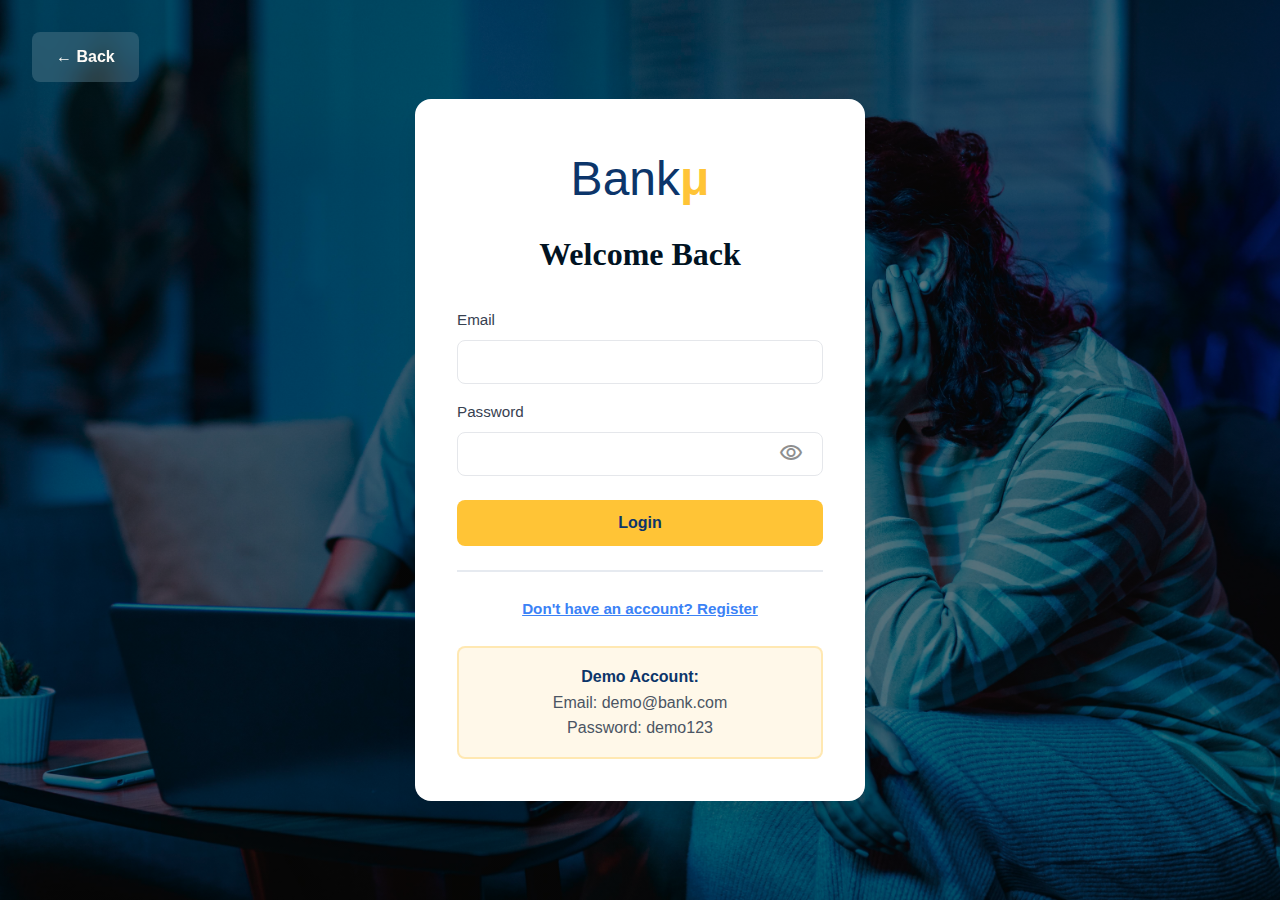
<file: bankμ/auth.html>
<!DOCTYPE html>
<html lang="en">
<head>
    <meta charset="UTF-8">
    <meta name="viewport" content="width=device-width, initial-scale=1.0">
    <title>Bankμ - Login/Register</title>
    <link rel="stylesheet" href="styles.css">
    <link rel="stylesheet" href="https://fonts.googleapis.com/css2?family=Material+Symbols+Outlined:opsz,wght,FILL,GRAD@24,400,0,0&icon_names=visibility" />
</head>
<body class="auth-page">
    <a href="index.html" class="back-btn">← Back</a>
    
    <div class="auth-container">
        <div class="auth-card">
            <div class="auth-header">
                <div class="logo">
                    <span class="bank">Bank</span><span class="u">μ</span>
                </div>
                <h2 id="auth-title">Welcome Back</h2>
            </div>

            <!-- Login Form -->
            <form id="login-form" class="auth-form">
                <div class="form-group">
                    <label for="login-email">Email</label>
                    <input type="email" id="login-email" required>
                </div>
                <div class="form-group">
                    <label for="login-password">Password</label>
                    <input type="password" id="login-password" required>
                    <button type="button" class="toggle-password" id="togglelogPass">
                        <span class="material-symbols-outlined">visibility</span>
                    </button>
                </div>
                <button type="submit" class="btn-primary btn-full">Login</button>
            </form>

            <!-- Register Form -->
            <form id="register-form" class="auth-form" style="display: none;">
                <div class="form-row">
                    <div class="form-group">
                        <label for="register-firstname">First Name *</label>
                        <input type="text" id="register-firstname" placeholder="First name" required>
                    </div>
                    <div class="form-group">
                        <label for="register-middlename">Middle Name</label>
                        <input type="text" id="register-middlename" placeholder="Middle name">
                    </div>
                    <div class="form-group">
                        <label for="register-lastname">Last Name *</label>
                        <input type="text" id="register-lastname" placeholder="Last name" required>
                    </div>
                </div>

                <div class="form-group">
                    <label for="register-gender">Gender</label>
                    <select id="register-gender" required>
                        <option value="">Select gender</option>
                        <option value="male">Male</option>
                        <option value="female">Female</option>
                        <option value="other">Other</option>
                        <option value="prefer-not-to-say">Prefer not to say</option>
                    </select>
                </div>

                <div class="form-group">
                    <label for="register-birthday">Birthday *</label>
                    <input type="date" id="register-birthday" required>
                </div>

                <div class="form-group">
                    <label for="register-email">Email Address *</label>
                    <input type="email" id="register-email" placeholder="Enter your email" required>
                </div>

                <div class="form-group">
                    <label for="register-phone">Phone Number *</label>
                    <input type="tel" id="register-phone" placeholder="Enter your phone number" required>
                </div>

                <div class="form-group">
                    <label for="register-city">Municipality / City *</label>
                    <input type="text" id="register-city" placeholder="Municipality or City" required>
                </div>

                <div class="form-group">
                    <label for="register-province">Province *</label>
                    <input type="text" id="register-province" placeholder="Province" required>
                </div>

                <div class="form-group">
                    <label for="register-country">Country *</label>
                    <input type="text" id="register-country" placeholder="Country" value="Philippines" required>
                </div>

                <div class="form-group">
                    <label for="register-password">Password *</label>
                    <div class="password-wrapper">
                        <input type="password" id="register-password" placeholder="Create a password (min. 6 characters)" required>
                        <button type="button" class="toggle-password" id="toggleRegPassword">
                            <span class="material-symbols-outlined">visibility</span>
                        </button>
                    </div>
                </div>

                <div class="form-group">
                    <label for="register-confirm">Confirm Password *</label>
                    <div class="password-wrapper">
                        <input type="password" id="register-confirm" placeholder="Confirm your password" required>
                        <button type="button" class="toggle-password" id="toggleRegConfirm">
                            <span class="material-symbols-outlined">visibility</span>
                        </button>
                    </div>
                </div>

                <div class="checkbox-group">
                    <input type="checkbox" id="register-terms" required>
                    <label for="register-terms" class="checkbox-label">
                        I agree to the <a href="#" style="color: #58A0C8; text-decoration: underline;">Terms of Service</a> and <a href="#" style="color: #58A0C8; text-decoration: underline;">Privacy Policy</a>
                    </label>
                </div>

                <button type="submit" class="btn-primary btn-full">Create Account</button>
            </form>

            <div class="auth-toggle">
                <button id="toggle-auth">Don't have an account? Register</button>
            </div>

            <div class="demo-info">
                <p><strong>Demo Account:</strong><br>
                Email: demo@bank.com<br>
                Password: demo123</p>
            </div>
        </div>
    </div>

    <script src="auth.js"></script>
</body>
</html>
</file>
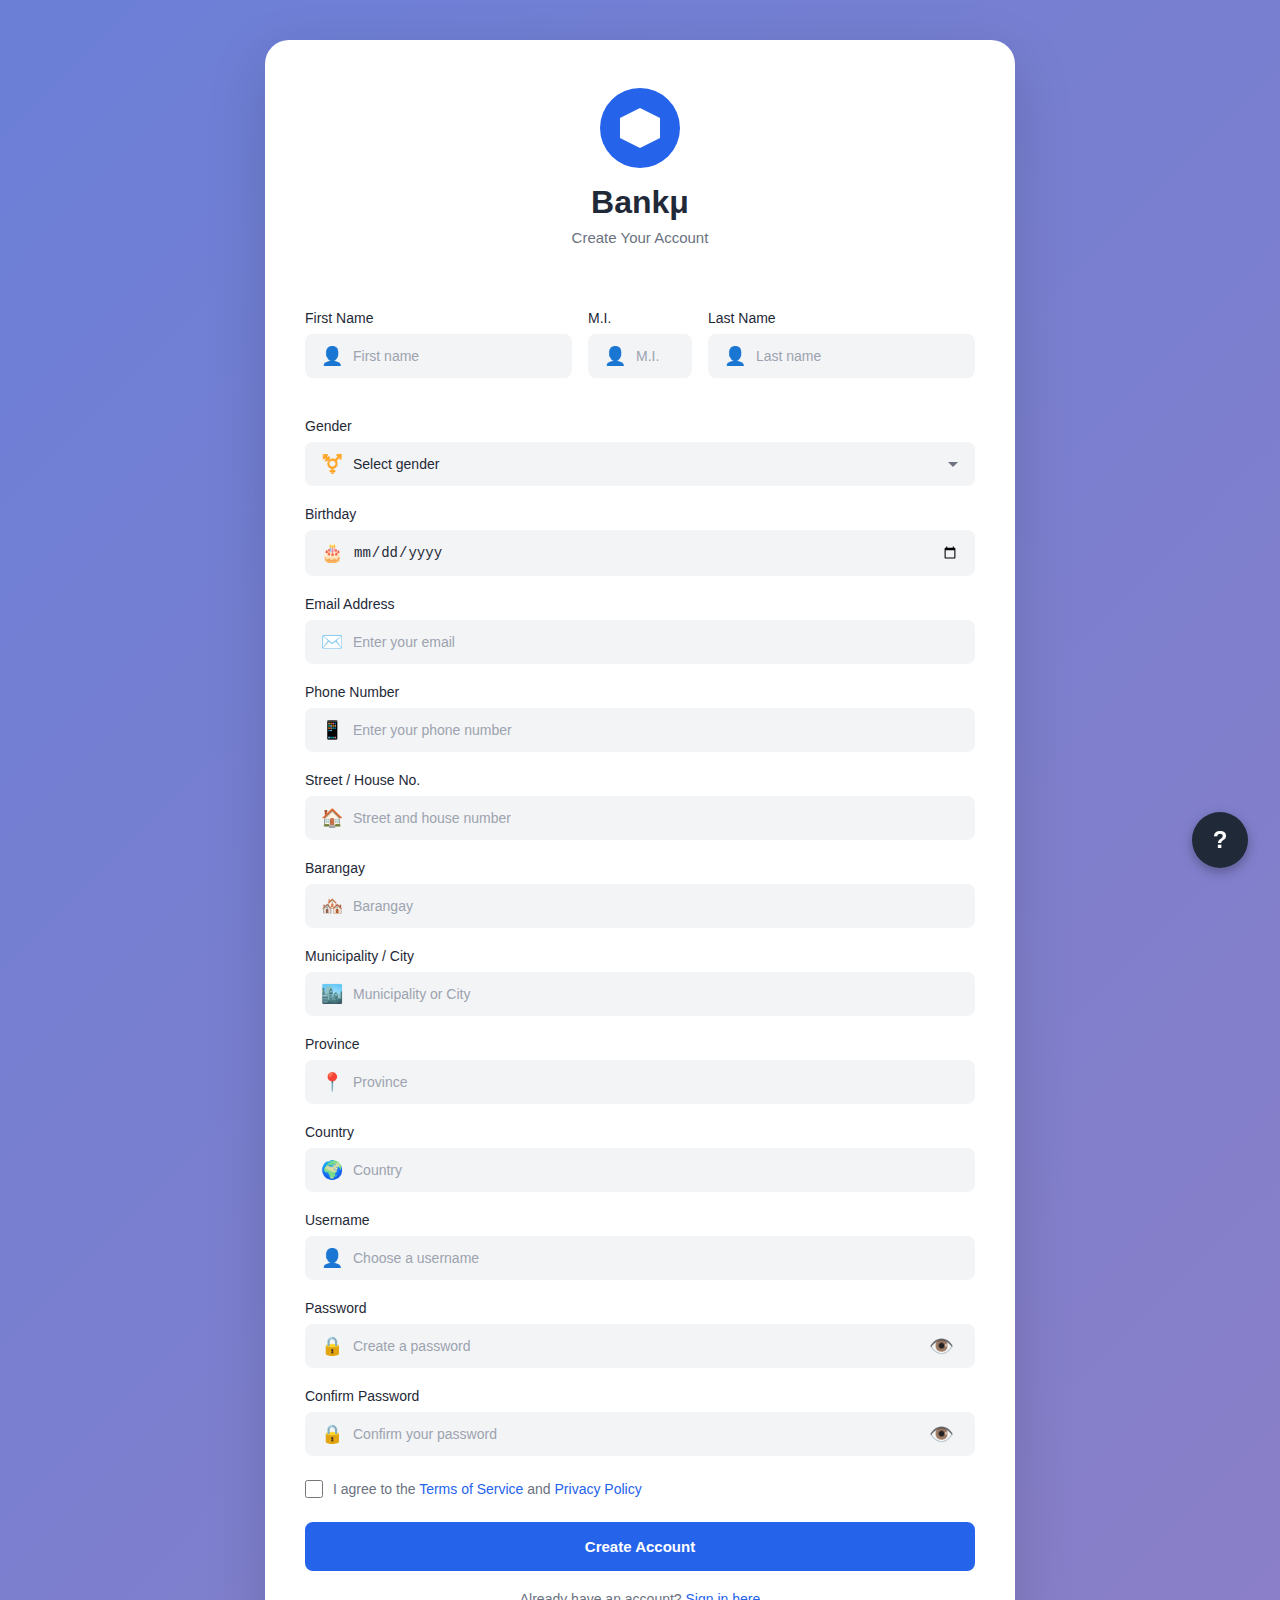
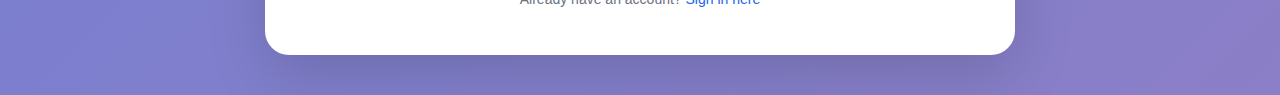
<file: banku/index/register.html>
<!DOCTYPE html>
<html lang="en">
<head>
    <meta charset="UTF-8">
    <meta name="viewport" content="width=device-width, initial-scale=1.0">
    <title>Bankμ - Create Account</title>
    <link rel="stylesheet" href="../style/global.css">
</head>
<body>
    <div class="card">
        <div class="logo-container">
            <div class="logo">
                <div class="hexagon"></div>
            </div>
            <h1>Bankμ</h1>
            <div class="subtitle">Create Your Account</div>
        </div>

        <div class="form-row">
            <div class="form-group">
                <label for="firstname">First Name</label>
                <div class="input-wrapper">
                    <span class="input-icon">👤</span>
                    <input type="text" id="firstname" placeholder="First name">
                </div>
            </div>
            <div class="form-group">
                <label for="middleinitial">M.I.</label>
                <div class="input-wrapper">
                    <span class="input-icon">👤</span>
                    <input type="text" id="middleinitial" placeholder="M.I." maxlength="1">
                </div>
            </div>
            <div class="form-group">
                <label for="lastname">Last Name</label>
                <div class="input-wrapper">
                    <span class="input-icon">👤</span>
                    <input type="text" id="lastname" placeholder="Last name">
                </div>
            </div>
        </div>

        <div class="form-group">
            <label for="gender">Gender</label>
            <div class="input-wrapper">
                <span class="input-icon">⚧️</span>
                <select id="gender">
                    <option value="">Select gender</option>
                    <option value="male">Male</option>
                    <option value="female">Female</option>
                    <option value="other">Other</option>
                    <option value="prefer-not-to-say">Prefer not to say</option>
                </select>
            </div>
        </div>

        <div class="form-group">
            <label for="birthday">Birthday</label>
            <div class="input-wrapper" onclick="document.getElementById('birthday').showPicker()">
                <span class="input-icon">🎂</span>
                <input type="date" id="birthday">
            </div>
        </div>

        <div class="form-group">
            <label for="email">Email Address</label>
            <div class="input-wrapper">
                <span class="input-icon">✉️</span>
                <input type="email" id="email" placeholder="Enter your email">
            </div>
        </div>

        <div class="form-group">
            <label for="phone">Phone Number</label>
            <div class="input-wrapper">
                <span class="input-icon">📱</span>
                <input type="tel" id="phone" placeholder="Enter your phone number">
            </div>
        </div>

        <div class="form-group">
            <label for="street">Street / House No.</label>
            <div class="input-wrapper">
                <span class="input-icon">🏠</span>
                <input type="text" id="street" placeholder="Street and house number">
            </div>
        </div>

        <div class="form-group">
            <label for="barangay">Barangay</label>
            <div class="input-wrapper">
                <span class="input-icon">🏘️</span>
                <input type="text" id="barangay" placeholder="Barangay">
            </div>
        </div>

        <div class="form-group">
            <label for="city">Municipality / City</label>
            <div class="input-wrapper">
                <span class="input-icon">🏙️</span>
                <input type="text" id="city" placeholder="Municipality or City">
            </div>
        </div>

        <div class="form-group">
            <label for="province">Province</label>
            <div class="input-wrapper">
                <span class="input-icon">📍</span>
                <input type="text" id="province" placeholder="Province">
            </div>
        </div>

        <div class="form-group">
            <label for="country">Country</label>
            <div class="input-wrapper">
                <span class="input-icon">🌍</span>
                <input type="text" id="country" placeholder="Country">
            </div>
        </div>

        <div class="form-group">
            <label for="username">Username</label>
            <div class="input-wrapper">
                <span class="input-icon">👤</span>
                <input type="text" id="username" placeholder="Choose a username">
            </div>
        </div>

        <div class="form-group">
            <label for="password">Password</label>
            <div class="input-wrapper">
                <span class="input-icon">🔒</span>
                <input type="password" id="password" placeholder="Create a password">
                <button type="button" class="toggle-password" id="togglePassword">👁️</button>
            </div>
        </div>

        <div class="form-group">
            <label for="confirm-password">Confirm Password</label>
            <div class="input-wrapper">
                <span class="input-icon">🔒</span>
                <input type="password" id="confirm-password" placeholder="Confirm your password">
                <button type="button" class="toggle-password" id="toggleConfirmPassword">👁️</button>
            </div>
        </div>

        <div class="checkbox-group">
            <input type="checkbox" id="terms">
            <label for="terms" class="checkbox-label">
                I agree to the <a href="#">Terms of Service</a> and <a href="#">Privacy Policy</a>
            </label>
        </div>

        <button class="submit-btn">Create Account</button>

        <div class="signin-link">
            Already have an account? <a href="login.html">Sign in here</a>
        </div>
    </div>

    <button class="help-button">?</button>
    <script>
        // Toggle for main password field
        const togglePassword = document.getElementById('togglePassword');
        const passwordInput = document.getElementById('password');

        togglePassword.addEventListener('click', () => {
            const type = passwordInput.type === 'password' ? 'text' : 'password';
            passwordInput.type = type;
            togglePassword.textContent = type === 'password' ? '👁️' : '👁️‍🗨️';
        });

        // Toggle for confirm password field
        const toggleConfirmPassword = document.getElementById('toggleConfirmPassword');
        const confirmPasswordInput = document.getElementById('confirm-password');

        toggleConfirmPassword.addEventListener('click', () => {
            const type = confirmPasswordInput.type === 'password' ? 'text' : 'password';
            confirmPasswordInput.type = type;
            toggleConfirmPassword.textContent = type === 'password' ? '👁️' : '👁️‍🗨️';
        });
    </script>
</body>
</html>
</file>
<file: bankμ/styles.css>
* {
    margin: 0;
    padding: 0;
    box-sizing: border-box;
}

html {
    scroll-behavior: smooth;
}

:root {
    --primary: #194463;
    --primary-dark: #011322;
    --primary-light: #305F72;
    --accent: #FDC131;
    --accent-dark: #e5ad1f;
    --background: #FEFBF6;
    --success: #10b981;
    --danger: #ef4444;
    --gray-50: #f9fafb;
    --gray-100: #f3f4f6;
    --gray-200: #e5e7eb;
    --gray-600: #4b5563;
    --gray-700: #374151;
}

body {
    font-family: -apple-system, BlinkMacSystemFont, 'Segoe UI', Roboto, 'Helvetica Neue', Arial, sans-serif;
    line-height: 1.6;
    color: #333;
}

h1 { font-size: 3rem; font-weight: 700; line-height: 1.2; }
h2 { font-size: 2rem; font-weight: 700; line-height: 1.3; }
h3 { font-size: 1.5rem; font-weight: 600; line-height: 1.4; }
p { font-size: 1rem; line-height: 1.6; }

.container {
    max-width: 1200px;
    margin: 0 auto;
    padding: 0 2rem;
}

/* ====== Hero Page ====== */
.main {
    width: 100%;
    background: linear-gradient(to top, rgba(0,0,0,0.5)50%, rgba(0,0,0,0.5)50%), url(images/banku_bg.jpg);
    background-position: center;
    background-size: cover;
    height: 109vh;
    border-bottom-left-radius: 50px;
    border-bottom-right-radius: 50px;
}

.navbar {
    width: 100%;
    height: 75px;
    background-color: rgba(54, 56, 88, 0.5);
    padding: 0 40px;
    display: grid;
    grid-template-columns: 1fr 2fr 1fr;
    align-items: center;
    position: fixed; 
    top: 0;         
    left: 0;         
    z-index: 1000;
    opacity: 0;
    transform: translateY(-20px);
    transition: all 0.6s ease-out;
}

.navbar.show {
    opacity: 1;
    transform: translateY(0);
}

.icon {
    display: flex;
    align-items: center;
    height: 70px;
    justify-self: start;
    opacity: 0;
    transform: translateX(-20px);
    transition: all 0.6s ease-out;
}

.icon.show {
    opacity: 1;
    transform: translateX(0);
}

.logo {
    font-size: 35px;
    font-family: arial;
    padding-left: 35px;
    display: flex;
    align-items: center;
}

.bank {
    color: #FEFBF6; 
}

.u {
    font-weight: bold;
    color: #FFC436; 
}

.menu {
    display: flex;
    justify-content: center;
    align-items: center;
    height: 70px;
    opacity: 0;
    transform: translateY(-10px);
    transition: all 0.6s ease-out;
}

.menu.show {
    opacity: 1;
    transform: translateY(0);
}

ul {
    display: flex;
    justify-content: center;
    align-items: center;
    margin: 0;
    padding: 0;
    gap: 3rem;
}

ul li {
    list-style: none;
    font-size: 18px;
}

ul li a {
    text-decoration: none;
    color: #FEFBF6;
    font-family: arial;
    font-weight: bold;
    transition: 0.4s ease-in-out;
    letter-spacing: 0.5px;
    opacity: 0;
    transform: translateY(-5px);
    transition: all 0.4s ease-out;
}

ul li a.show {
    opacity: 1;
    transform: translateY(0);
}

ul li a:hover {
    color: #FFC436;
}

.login-nav-item {
    display: none;
}

.login {
    display: flex;
    justify-content: flex-end;
    align-items: center;
    opacity: 0;
    transform: translateX(20px);
    transition: all 0.6s ease-out;
}

.login.show {
    opacity: 1;
    transform: translateX(0);
}

.login a {
    text-decoration: none;
}

.btn {
    width: 100px;
    height: 40px;
    background: #58A0C8;
    border: none;
    color: #FEFBF6;
    font-weight: bold;
    font-size: 15px;
    border-radius: 20px;
    padding: 10px;
    cursor: pointer;
    transition: all 0.4s ease-out;
    position: relative;
    overflow: hidden;
}

.btn::after {
    content: '';
    position: absolute;
    top: 50%;
    left: 50%;
    width: 0;
    height: 0;
    border-radius: 50%;
    background: rgba(255, 255, 255, 0.3);
    transform: translate(-50%, -50%);
    transition: width 0.6s, height 0.6s;
}

.btn:active::after {
    width: 300px;
    height: 300px;
}

.btn:active {
    transform: scale(0.95);
}

.btn:hover {
    background-color: #326591;
}

.content {
    width: 1200px;
    height: auto;
    margin: auto;
    color: #FEFBF6;
    position: relative;
    padding: 10px;
    padding-top: 70px;
    opacity: 0;
    transform: translateY(30px);
    transition: all 0.6s ease-out;
}

.content.show {
    opacity: 1;
    transform: translateY(0);
}

.content .par {
    padding-left: 35px;
    padding-bottom: 25px;
    font-family: arial;
    letter-spacing: 1.2px;
    line-height: 32px;
    font-size: 22px;
    opacity: 0;
    transform: translateY(20px);
    transition: all 0.6s ease-out;
}

.content .par.show {
    opacity: 1;
    transform: translateY(0);
}

.content h1 {
    font-family: 'Times New Roman';
    font-size: 70px;
    padding-left: 35px;
    margin-top: 9%;
    letter-spacing: 2px;
    line-height: 1.2;
    opacity: 0;
    transform: translateY(20px);
    transition: all 0.6s ease-out;
}

.content h1.show {
    opacity: 1;
    transform: translateY(0);
}

.hero-buttons {
    display: flex;
    gap: 1rem;
    margin-left: 35px;
    opacity: 0;
    transform: translateY(20px);
    transition: all 0.6s ease-out;
}

.hero-buttons.show {
    opacity: 1;
    transform: translateY(0);
}

.hero-buttons a {
    text-decoration: none;
}

.content .cn {
    width: 160px;
    height: 45px;
    background: #FFC436;
    border: none;
    margin-bottom: 10px;
    font-size: 18px;
    border-radius: 10px;
    cursor: pointer;
    transition: all 0.4s ease-out;
    color: #0C356A;
    font-family: arial;
    font-weight: bold;
    position: relative;
    overflow: hidden;
}

.content .cn::after {
    content: '';
    position: absolute;
    top: 50%;
    left: 50%;
    width: 0;
    height: 0;
    border-radius: 50%;
    background: rgba(12, 53, 106, 0.2);
    transform: translate(-50%, -50%);
    transition: width 0.6s, height 0.6s;
}

.content .cn:active::after {
    width: 300px;
    height: 300px;
}

.content .cn:active {
    transform: scale(0.95);
}

.content .cn.register-btn {
    background: transparent;
    border: 2px solid #FFC436;
    color: #FEFBF6;
}

.content .cn.register-btn:hover {
    background-color: #FFC436;
    color: #0C356A;
}

.cn:hover {
    background-color: #FEFBF6;
}

.content span {
    color: #FFC436;
    font-weight: bold;
    font-size: 64px;
}


/* ====== About Section ====== */
.about {
    width: 100%;
    height: 109vh;
    display: flex;
    justify-content: space-evenly;
    align-items: center;
    background: #FEFBF6; 
}

.aboutbox {
    width: 25%;
    height: 80%;
    background-color: #FEFBF6;
    box-shadow: 0px 0px 15px rgba(0,0,0,0.45);
    padding: 20px;
    border-radius: 10px;
    opacity: 0;
    transform: translateY(30px);
    transition: all 0.6s ease-out;
}

.aboutbox:nth-child(1) {
    background: url("images/abt1.png");
    background-size: cover;
    background-position: center;
}

.aboutbox:nth-child(2) {
    background: url("images/abt2.png");
    background-size: cover;
    background-position: center;
}

.aboutbox:nth-child(3) {
    background: url("images/abt3.png");
    background-size: cover;
    background-position: center;
}


.aboutbox.show {
    opacity: 1;
    transform: translateY(0);
}

.aboutbox h1 {
    font-family: 'Times New Roman';
    padding: 20px;
    padding-top: 40px;
    color: #0C356A;
}

.par_abt {
    font-family: Arial;
    float: left;
    padding-top: 20px;
    padding-right: 150px;
    padding-left: 20px;
    letter-spacing: 1.2px;
    line-height: 25px;
}

/* ====== Services Section ====== */
.services {
    width: 100%;
    min-height: 109vh;   
    background: #FEFBF6; 
    padding: 20px;
    display: flex;             
    flex-direction: column;    
    justify-content: center;   
    align-items: center;       
    gap: 30px;              
}

.services-tagline {
    text-align: center;
    font-size: 50px;
    font-weight: bold;
    margin-bottom: 40px;
    font-family: arial;
    color: #0C356A;
    letter-spacing: 1.4px;
    opacity: 0;
    transform: translateY(20px);
    transition: all 0.6s ease-out;
}

.services-tagline.show {
    opacity: 1;
    transform: translateY(0);
}

.servicesbox {
    width: 80%;     
    height: fit-content;            
    background-color: #FEFBF6;
    padding: 20px;
    display: flex;  
    gap: 20px;   
    opacity: 0;
    transform: translateY(-50px); 
    transition: all 0.8s ease-out;        
}

.servicesbox.show {
    opacity: 1;
    transform: translateY(0); 
}

.icon_serv {
    background-color: #0C356A; 
    font-size: 80px;
    color: #ffffff;   
    margin-top: -10px;     
    padding: 20px;
    border-radius: 20px;
}

.content_serv h1 {
    color: #0C356A; 
    font-weight: bold;
    font-size: 40px;
}

.content_serv p {
    font-family: Arial;
    padding-top: 12px;
    padding-right: 100px;
    letter-spacing: 1.2px;
    line-height: 25px;
}

/* ====== Fill Section ====== */
.fill {
    height: 109vh;
    width: 100%;
    display: flex;             
    justify-content: center;    
    align-items: center;       
}

.fillbox {
    height: 90%;
    width: 90%;
    background: linear-gradient(to top, rgba(16, 2, 49, 0.5), rgba(12, 24, 97, 0.5)), url(images/fill.jpg);
    background-position: center;
    background-size: cover;
    background-repeat: no-repeat;
    border-top-left-radius: 150px; 
    border-bottom-right-radius: 150px; 
    display: flex;               
    justify-content: center;     
    align-items: center;          
    text-align: center;
    opacity: 0;
    transform: translateY(30px);
    transition: all 0.6s ease-out;
}

.fillbox.show {
    opacity: 1;
    transform: translateY(0);
}

.fillbox h1 {
    font-family: 'Times New Roman';
    font-size: 70px;
    color: #FEFBF6;
    letter-spacing: 8px;
}

/* ====== Contact/Footer ====== */
.contact {
    height: 73vh;
    width: 100%;
    background: #222020;
    border-top-left-radius: 60px;
    border-top-right-radius: 60px;
}

.cpright {
    background: #222020;
}

.contactbox {
    display: flex;            
    justify-content: space-between; 
    align-items: flex-start;       
    padding: 40px;
    gap: 40px;
    opacity: 0;
    transform: translateY(30px);
    transition: all 0.6s ease-out;
}

.contactbox.show {
    opacity: 1;
    transform: translateY(0);
}

.logo-footer h2 {
    font-size: 80px;
    font-family: arial;
    padding-left: 35px;
    float: left;
    padding-top: 10px;
}

.logo-footer p {
    font-size: 20px;
    font-family: arial;
    padding-left: 35px;
    float: left;
    padding-top: 15px;
    color: #FEFBF6;
}

.social {
    color: #FEFBF6;
    font-size: 45px;
    padding-top: 45px;
}

.contact-info h1 {
    color: #FEFBF6;
    font-size: 40px;
    font-family: arial;
    font-weight: bold;
}

.contact-info h2 {
    color: #FEFBF6;
    font-size: 20px;
    font-family: arial;
    font-weight: bold;
    padding-top: 15px;
}

.gen-detail {
    padding-top: 30px;
}

.titlehold {
    color: #FEFBF6;
    font-size: 15px;
    font-family: arial;
    font-weight: bold;
    padding-top: 20px;
}

.detail {
    color: #FEFBF6;
    font-size: 15px;
    font-family: arial;
    padding-top: 20px;
}

.footer {
    width: 100%;
    color: #FEFBF6;
    text-align: center;
    padding: 35px 0;   
    position: relative; 
    bottom: 0;
    letter-spacing: 2.5px;
}

/* ====== Auth Page Styles ====== */
.auth-page {
    min-height: 100vh;
    background: linear-gradient(to top, rgba(0,0,0,0.5)50%, rgba(0,0,0,0.5)50%), url(images/banku_bg.jpg);
    background-position: center;
    background-size: cover;
    display: flex;
    align-items: center;
    justify-content: center;
    padding: 2rem;
    position: relative;
}

.auth-page.has-register {
    padding: 3rem 2rem;
}

.back-btn {
    position: absolute;
    top: 2rem;
    left: 2rem;
    background: rgba(255, 255, 255, 0.15);
    color: #FEFBF6;
    padding: 0.75rem 1.5rem;
    border-radius: 0.5rem;
    text-decoration: none;
    transition: all 0.3s;
    font-weight: bold;
    font-family: arial;
    backdrop-filter: blur(10px);
}

.back-btn:hover {
    background: rgba(255, 255, 255, 0.25);
    transform: translateX(-5px);
}

.auth-container {
    width: 100%;
    max-width: 480px;
}

.auth-container.register-mode {
    max-width: 850px;
}

.auth-card {
    background: #FEFBF6;
    border-radius: 1.5rem;
    padding: 3rem 2.5rem;
    box-shadow: 0 20px 40px rgba(0, 0, 0, 0.3);
    border: 2px solid rgba(255, 255, 255, 0.3);
    opacity: 0;
    transform: translateY(30px);
    transition: all 0.6s ease-out;
}

.auth-card.show {
    opacity: 1;
    transform: translateY(0);
}

.auth-card.submitting {
    animation: cardPulse 0.8s ease-out infinite;
}

.auth-card.success {
    animation: cardSuccess 0.6s ease-out forwards;
}

.auth-card.error {
    animation: cardShake 0.5s ease-in-out;
}

@keyframes cardPulse {
    0%, 100% {
        transform: translateY(0) scale(1);
        box-shadow: 0 20px 40px rgba(0, 0, 0, 0.3);
    }
    50% {
        transform: translateY(-5px) scale(0.98);
        box-shadow: 0 25px 50px rgba(88, 160, 200, 0.4);
    }
}

@keyframes cardSuccess {
    0% {
        transform: translateY(0) scale(1);
        box-shadow: 0 20px 40px rgba(0, 0, 0, 0.3);
    }
    50% {
        transform: translateY(-10px) scale(1.02);
        box-shadow: 0 30px 60px rgba(16, 185, 129, 0.5);
    }
    100% {
        transform: translateY(0) scale(1);
        box-shadow: 0 25px 50px rgba(16, 185, 129, 0.4);
    }
}

@keyframes cardShake {
    0%, 100% {
        transform: translateX(0);
    }
    10%, 30%, 50%, 70%, 90% {
        transform: translateX(-10px);
    }
    20%, 40%, 60%, 80% {
        transform: translateX(10px);
    }
}

.register-mode .auth-card {
    padding: 2.5rem 3rem;
}

.auth-header {
    text-align: center;
    margin-bottom: 2rem;
    opacity: 0;
    transform: translateY(20px);
    transition: all 0.6s ease-out;
}

.auth-header.show {
    opacity: 1;
    transform: translateY(0);
}

.auth-header .logo {
    justify-content: center;
    margin-bottom: 1.5rem;
    font-size: 3rem;
    padding-left: 0;
    width: 100%;
    display: flex;
}

.auth-header .logo .bank {
    color: #0C356A;
}

.auth-header .logo .u {
    color: #FFC436;
    font-weight: bold;
}

.auth-header h2 {
    color: #0C356A;
    font-family: 'Times New Roman', Times, serif;
    font-size: 2rem;
    font-weight: bold;
}

.auth-form {
    display: flex;
    flex-direction: column;
    gap: 1.25rem;
    opacity: 0;
    transform: translateY(20px);
    transition: all 0.6s ease-out;
}

.auth-form.show {
    opacity: 1;
    transform: translateY(0);
}

#register-form {
    display: grid;
    grid-template-columns: 1fr 1fr;
    gap: 1.25rem;
    column-gap: 2rem;
}

#register-form .form-row,
#register-form .checkbox-group,
#register-form .btn-full {
    grid-column: 1 / -1;
}

.form-row {
    display: grid;
    grid-template-columns: 1fr 1fr 1fr;
    gap: 1rem;
}

#register-form .form-row {
    grid-column: 1 / -1;
}

.form-group {
    display: flex;
    flex-direction: column;
    gap: 0.5rem;
    position: relative;
}

.form-group-small {
    min-width: 0;
}

.form-group label {
    font-weight: 600;
    color: #0C356A;
    font-family: arial;
    font-size: 0.95rem;
}

.form-group input,
.form-group select {
    padding: 0.875rem 45px 0.875rem 1rem;
    border: 2px solid #0C356A;
    border-radius: 0.5rem;
    font-size: 1rem;
    font-family: arial;
    background: white;
    transition: all 0.3s;
}

.form-group select {
    cursor: pointer;
}

.form-group input:focus,
.form-group select:focus {
    outline: none;
    border-color: #FFC436;
    box-shadow: 0 0 0 3px rgba(255, 196, 54, 0.1);
}

.password-wrapper {
    position: relative;
    display: flex;
    align-items: center;
}

.password-wrapper input {
    width: 100%;
    padding-right: 3rem;
}


.toggle-password {
    position: absolute;
    right: 0.75rem;
    background: none;
    color: #8f8f8f;
    border: none;
    cursor: pointer;
    font-size: 1.25rem;
    padding: 0.5rem;
    transition: transform 0.2s;
}

.toggle-password:hover {
    transform: scale(1.1);
}

.checkbox-group {
    display: flex;
    align-items: flex-start;
    gap: 0.75rem;
    padding: 0.5rem 0;
}

.checkbox-group input[type="checkbox"] {
    width: 20px;
    height: 20px;
    margin-top: 0.25rem;
    cursor: pointer;
    accent-color: #FFC436;
}

.checkbox-label {
    font-size: 0.9rem;
    color: #0C356A;
    font-family: arial;
    line-height: 1.5;
    cursor: pointer;
}

.btn-full {
    width: 100%;
    padding: 1rem;
    font-size: 1.1rem;
    margin-top: 0.5rem;
}

.btn-primary {
    display: inline-block;
    background: #FFC436;
    color: #0C356A;
    padding: 1rem 2rem;
    border-radius: 0.5rem;
    text-decoration: none;
    font-weight: bold;
    font-family: arial;
    border: none;
    cursor: pointer;
    transition: all 0.3s ease-out;
    position: relative;
    overflow: hidden;
}

.btn-primary:active {
    transform: scale(0.97);
}

.btn-primary.loading {
    pointer-events: none;
    opacity: 0.85;
    background: #e5ad1f;
}

.btn-primary.loading::before {
    content: '';
    position: absolute;
    width: 20px;
    height: 20px;
    top: 50%;
    left: 50%;
    margin-left: -10px;
    margin-top: -10px;
    border: 3px solid rgba(12, 53, 106, 0.2);
    border-top-color: #0C356A;
    border-radius: 50%;
    animation: buttonSpinner 0.8s linear infinite;
}

.btn-primary.loading::after {
    content: '';
    position: absolute;
    top: 0;
    left: -100%;
    width: 100%;
    height: 100%;
    background: linear-gradient(90deg, transparent, rgba(255, 255, 255, 0.3), transparent);
    animation: buttonShine 1.5s ease-in-out infinite;
}

@keyframes buttonSpinner {
    to {
        transform: rotate(360deg);
    }
}

@keyframes buttonShine {
    0% {
        left: -100%;
    }
    100% {
        left: 100%;
    }
}

.btn-primary:hover {
    background: #FEFBF6;
    transform: translateY(-2px);
    box-shadow: 0 5px 15px rgba(255, 196, 54, 0.3);
}

.auth-toggle {
    text-align: center;
    margin-top: 1.5rem;
    padding-top: 1.5rem;
    border-top: 2px solid rgba(12, 53, 106, 0.1);
    opacity: 0;
    transform: translateY(10px);
    transition: all 0.6s ease-out;
}

.auth-toggle.show {
    opacity: 1;
    transform: translateY(0);
}

.auth-toggle button {
    background: none;
    border: none;
    color: #58A0C8;
    cursor: pointer;
    text-decoration: underline;
    font-family: arial;
    font-size: 0.95rem;
    font-weight: 600;
    transition: color 0.3s;
}

.auth-toggle button:hover {
    color: #326591;
}

.demo-info {
    margin-top: 1.5rem;
    padding: 1.25rem;
    background: rgba(255, 196, 54, 0.15);
    border-radius: 0.75rem;
    font-size: 0.9rem;
    color: #0C356A;
    font-family: arial;
    border: 2px solid rgba(255, 196, 54, 0.3);
    text-align: center;
    opacity: 0;
    transform: translateY(10px);
    transition: all 0.6s ease-out;
}

.demo-info.show {
    opacity: 1;
    transform: translateY(0);
}

.demo-info strong {
    color: #0C356A;
    font-size: 1rem;
}

/* ====== Dashboard Styles ====== */
.dashboard-page {
    background: var(--gray-50);
}

.dashboard-container {
    display: flex;
    min-height: 100vh;
}

.sidebar {
    width: 260px;
    background: var(--primary);
    color: white;
    display: flex;
    flex-direction: column;
    transition: transform 0.3s;
}

.sidebar-header {
    padding: 1.5rem;
    border-bottom: 1px solid rgba(255, 255, 255, 0.1);
    display: flex;
    justify-content: space-between;
    align-items: center;
}

.sidebar-header .logo {
    font-size: 2rem;
    font-weight: bold;
    transition: opacity 0.3s;
}

.sidebar-header .logo:hover {
    opacity: 0.8;
}

.sidebar-header .logo-text {
    color: #ffffff;
}

.sidebar-header .logo-accent {
    color: #FDC131;
    font-weight: bold;
}

.close-sidebar {
    display: none;
    background: none;
    border: none;
    color: white;
    font-size: 1.5rem;
    cursor: pointer;
}

.sidebar-nav {
    flex: 1;
    padding: 1rem;
    overflow-y: auto;
}

.nav-section {
    font-size: 0.75rem;
    color: rgba(255, 255, 255, 0.5);
    padding: 0.75rem;
    margin-top: 1rem;
}

.nav-section:first-child {
    margin-top: 0;
}

.nav-item {
    width: 100%;
    display: flex;
    align-items: center;
    gap: 0.75rem;
    padding: 0.875rem 1rem;
    background: none;
    border: none;
    border-radius: 0.5rem;
    color: white;
    cursor: pointer;
    transition: background 0.3s;
    font-size: 1rem;
    text-align: left;
}

.nav-item:hover {
    background: rgba(255, 255, 255, 0.1);
}

.nav-item.active {
    background: var(--accent);
    color: var(--primary-dark);
}

.nav-icon {
    font-size: 1.25rem;
    width: 1.5rem;
    display: inline-flex;
    align-items: center;
    justify-content: center;
}

.sidebar-footer {
    padding: 1rem;
    border-top: 1px solid rgba(255, 255, 255, 0.1);
}

.btn-logout {
    width: 100%;
    padding: 0.875rem;
    background: #ef4444;
    color: white;
    border: none;
    border-radius: 0.5rem;
    cursor: pointer;
    font-size: 1rem;
    transition: background 0.3s;
}

.btn-logout:hover {
    background: #dc2626;
}

.main-content {
    flex: 1;
    display: flex;
    flex-direction: column;
}

.dashboard-header {
    background: white;
    padding: 1rem 1.5rem;
    box-shadow: 0 1px 3px rgba(0, 0, 0, 0.1);
    display: flex;
    justify-content: space-between;
    align-items: center;
}

.header-left {
    display: flex;
    align-items: center;
    gap: 1rem;
}

.menu-toggle {
    display: none;
    background: none;
    border: none;
    font-size: 1.5rem;
    cursor: pointer;
}

#page-title {
    color: var(--primary-dark);
    font-size: 1.75rem;
}

.header-right {
    display: flex;
    align-items: center;
    gap: 1rem;
}

.user-info {
    display: flex;
    align-items: center;
    gap: 1rem;
}

.user-text {
    text-align: right;
}

.user-welcome {
    font-size: 0.875rem;
    color: var(--gray-600);
}

.user-name {
    color: var(--primary-dark);
    font-weight: 600;
}

.user-avatar {
    width: 2.5rem;
    height: 2.5rem;
    background: var(--accent);
    color: var(--primary-dark);
    border-radius: 50%;
    display: flex;
    align-items: center;
    justify-content: center;
    font-weight: 600;
    overflow: hidden;
}

.user-avatar img {
    width: 100%;
    height: 100%;
    object-fit: cover;
}

.content-area {
    flex: 1;
    padding: 1.5rem;
    overflow-y: auto;
}

/* Cards */
.card {
    background: white;
    border-radius: 0.5rem;
    padding: 1.5rem;
    box-shadow: 0 1px 3px rgba(0, 0, 0, 0.1);
}

.card-grid {
    display: grid;
    gap: 1.5rem;
    margin-bottom: 1.5rem;
}

.card-grid-3 {
    grid-template-columns: repeat(auto-fit, minmax(300px, 1fr));
}

.card-grid-2 {
    grid-template-columns: repeat(auto-fit, minmax(350px, 1fr));
}

.balance-card {
    color: white;
    background: linear-gradient(135deg, var(--primary) 0%, var(--primary-light) 100%);
}

.balance-card.accent {
    background: linear-gradient(135deg, var(--accent) 0%, var(--accent-dark) 100%);
    color: var(--primary-dark);
    font-weight: 700;
}

.balance-card.success {
    background: linear-gradient(135deg, var(--primary-light) 0%, #305F72 100%);
}

.card-icon {
    width: 3.5rem;
    height: 3.5rem;
    background: rgba(255, 255, 255, 0.25);
    border-radius: 0.75rem;
    display: flex;
    align-items: center;
    justify-content: center;
    font-size: 1.75rem;
    margin-bottom: 1rem;
    backdrop-filter: blur(10px);
}

.card-label {
    font-size: 0.875rem;
    opacity: 0.8;
    margin-bottom: 0.25rem;
}

.card-value {
    font-size: 2rem;
    font-weight: 700;
    margin-bottom: 0.5rem;
}

.card-subtitle {
    font-size: 0.75rem;
    opacity: 0.6;
}

/* Transaction List */
.transaction-item {
    display: flex;
    align-items: center;
    justify-content: space-between;
    padding: 1rem;
    background: var(--gray-50);
    border-radius: 0.5rem;
    margin-bottom: 0.75rem;
    transition: background 0.3s;
}

.transaction-item:hover {
    background: var(--gray-100);
}

.transaction-left {
    display: flex;
    align-items: center;
    gap: 1rem;
}

.transaction-icon {
    width: 2.75rem;
    height: 2.75rem;
    border-radius: 0.5rem;
    display: flex;
    align-items: center;
    justify-content: center;
    font-size: 1.25rem;
    font-weight: bold;
}

.transaction-icon.credit {
    background: rgba(16, 185, 129, 0.1);
    color: #10b981;
}

.transaction-icon.debit {
    background: rgba(239, 68, 68, 0.1);
    color: #ef4444;
}

.transaction-info p:first-child {
    font-weight: 500;
    margin-bottom: 0.25rem;
}

.transaction-info p:last-child {
    font-size: 0.875rem;
    color: var(--gray-600);
}

.transaction-right {
    text-align: right;
}

.transaction-amount {
    font-weight: 600;
    margin-bottom: 0.25rem;
}

.transaction-amount.credit {
    color: #10b981;
}

.transaction-amount.debit {
    color: #ef4444;
}

.transaction-balance {
    font-size: 0.875rem;
    color: var(--gray-600);
}

/* Forms */
.form-card {
    max-width: 600px;
    margin: 0 auto;
}

.form-header {
    display: flex;
    align-items: center;
    gap: 1rem;
    margin-bottom: 1.5rem;
}

.form-header-icon {
    width: 3.5rem;
    height: 3.5rem;
    background: var(--primary-dark);
    color: var(--accent);
    border-radius: 0.75rem;
    display: flex;
    align-items: center;
    justify-content: center;
    font-size: 1.75rem;
    box-shadow: 0 4px 6px rgba(1, 19, 34, 0.3);
    overflow: hidden;
}

.form-header-icon img {
    width: 100%;
    height: 100%;
    object-fit: cover;
}

.form-header-text h2 {
    color: var(--primary-dark);
    margin-bottom: 0.25rem;
}

.form-header-text p {
    font-size: 0.875rem;
    color: var(--gray-600);
}

.info-box {
    padding: 1rem;
    background: rgba(251, 191, 36, 0.1);
    border-radius: 0.5rem;
    margin-bottom: 1.5rem;
}

.info-box p {
    font-size: 0.875rem;
    color: var(--gray-700);
}

.info-box span {
    color: var(--primary-dark);
    font-weight: 600;
}

.form-actions {
    display: flex;
    gap: 1rem;
    margin-top: 1.5rem;
}

.btn-secondary {
    background: var(--gray-200);
    color: var(--gray-700);
}

.btn-secondary:hover {
    background: var(--gray-300);
}

/* Category Grid */
.category-grid {
    display: grid;
    grid-template-columns: repeat(auto-fill, minmax(150px, 1fr));
    gap: 1rem;
}

.category-btn {
    padding: 2rem 1rem;
    border: 2px solid var(--gray-200);
    background: white;
    border-radius: 0.5rem;
    cursor: pointer;
    transition: all 0.3s;
    text-align: center;
}

.category-btn:hover {
    border-color: var(--primary);
    background: rgba(30, 58, 95, 0.05);
}

.category-btn-icon {
    font-size: 2.5rem;
    margin-bottom: 0.75rem;
    color: var(--primary-dark);
    transition: transform 0.3s;
}

.category-btn:hover .category-btn-icon {
    transform: scale(1.1);
    color: var(--accent);
}

/* Modal */
.modal {
    display: none;
    position: fixed;
    top: 0;
    left: 0;
    right: 0;
    bottom: 0;
    background: rgba(0, 0, 0, 0.5);
    align-items: center;
    justify-content: center;
    z-index: 1000;
}

.modal.show {
    display: flex;
}

.modal-content {
    background: white;
    padding: 3rem;
    border-radius: 1rem;
    text-align: center;
    max-width: 400px;
    width: 90%;
}

.success-icon {
    width: 5rem;
    height: 5rem;
    background: rgba(16, 185, 129, 0.1);
    color: #10b981;
    border-radius: 50%;
    display: flex;
    align-items: center;
    justify-content: center;
    font-size: 3rem;
    margin: 0 auto 1.5rem;
    animation: scaleIn 0.3s ease-out;
}

@keyframes scaleIn {
    from {
        transform: scale(0);
    }
    to {
        transform: scale(1);
    }
}

/* Coming Soon */
.coming-soon {
    text-align: center;
    padding: 3rem;
}

.coming-soon-icon {
    width: 6rem;
    height: 6rem;
    background: rgba(253, 193, 49, 0.15);
    color: var(--accent);
    border-radius: 50%;
    display: flex;
    align-items: center;
    justify-content: center;
    font-size: 3rem;
    margin: 0 auto 1.5rem;
    border: 3px solid var(--accent);
}

.coming-soon h2 {
    color: var(--primary-dark);
    margin-bottom: 1rem;
}

.coming-soon p {
    color: var(--gray-600);
}

/* Stats Grid */
.stats-grid {
    display: grid;
    grid-template-columns: repeat(auto-fit, minmax(200px, 1fr));
    gap: 1rem;
}

.stat-card {
    background: white;
    padding: 1.5rem;
    border-radius: 0.5rem;
    text-align: center;
    box-shadow: 0 1px 3px rgba(0, 0, 0, 0.1);
}

.stat-card p:first-child {
    font-size: 0.875rem;
    color: var(--gray-600);
    margin-bottom: 0.5rem;
}

.stat-card p:last-child {
    font-size: 1.25rem;
    font-weight: 600;
    color: var(--primary-dark);
}

/* Responsive */
@media (max-width: 768px) {
    h1 {
        font-size: 2rem;
    }

    h2 {
        font-size: 1.5rem;
    }

    .content h1 {
        font-size: 35px;
    }

    .content span {
        font-size: 40px;
    }

    .aboutbox {
        width: 90%;
        height: auto;
        margin-bottom: 2rem;
    }

    .about {
        flex-direction: column;
        height: auto;
        padding: 2rem 0;
    }

    .servicesbox {
        width: 95%;
        flex-direction: column;
    }

    .content_serv p {
        padding-right: 20px;
    }

    .sidebar {
        position: fixed;
        left: 0;
        top: 0;
        bottom: 0;
        z-index: 100;
        transform: translateX(-100%);
    }

    .sidebar.open {
        transform: translateX(0);
    }

    .close-sidebar {
        display: block;
    }

    .menu-toggle {
        display: block;
    }

    #page-title {
        font-size: 1.25rem;
    }

    .user-welcome {
        display: none;
    }

    .card-grid-3,
    .card-grid-2 {
        grid-template-columns: 1fr;
    }

    .auth-page {
        padding: 1rem;
    }

    .back-btn {
        top: 1rem;
        left: 1rem;
        padding: 0.5rem 1rem;
        font-size: 0.9rem;
    }

    .auth-card {
        padding: 2rem 1.5rem;
    }

    .auth-header .logo {
        font-size: 2.5rem;
    }

    .auth-header h2 {
        font-size: 1.5rem;
    }
}

@media (max-width: 480px) {
    .container {
        padding: 0 1rem;
    }

    .navbar {
        padding: 0 10px;
        grid-template-columns: 1fr;
        grid-template-rows: auto auto;
        height: auto;
    }

    .icon {
        width: auto;
        justify-self: center;
        grid-column: 1;
        grid-row: 1;
    }

    .logo {
        font-size: 25px;
        padding-left: 10px;
    }

    .menu {
        grid-column: 1;
        grid-row: 2;
        padding: 10px 0;
    }

    .menu ul {
        gap: 1rem;
        flex-wrap: wrap;
    }

    ul li a {
        font-size: 12px;
    }

    .login {
        position: absolute;
        top: 15px;
        right: 15px;
    }

    .btn {
        width: 70px;
        height: 30px;
        font-size: 12px;
        padding: 5px;
    }

    h1 {
        font-size: 1.75rem;
    }

    .content {
        width: 100%;
        padding: 40px 20px;
    }

    .hero-buttons {
        flex-direction: column;
        margin-left: 0;
        gap: 0.5rem;
    }

    .content .cn {
        width: 100%;
        max-width: 200px;
    }

}

@media (max-width: 768px) and (min-width: 481px) {
    .navbar {
        grid-template-columns: auto 1fr auto;
        height: auto;
        padding: 10px 20px;
    }

    .menu ul {
        gap: 1.5rem;
    }

    .content {
        width: 100%;
        padding: 50px;
    }

    .hero-buttons {
        gap: 0.75rem;
    }
}


.auth-container {
    width: 100%;
    max-width: 450px;
}

.auth-card {
    background: white;
    border-radius: 1rem;
    padding: 2.5rem;
    box-shadow: 0 20px 25px -5px rgba(0, 0, 0, 0.1);
}

.auth-header {
    text-align: center;
    margin-bottom: 2rem;
}

.auth-header .logo {
    justify-content: center;
    margin-bottom: 1rem;
    padding-left: 0;
    width: 100%;
    display: flex;
}

.auth-header h2 {
    color: var(--primary-dark);
}

.auth-form {
    display: flex;
    flex-direction: column;
    gap: 1rem;
}

.form-group {
    display: flex;
    flex-direction: column;
    gap: 0.5rem;
}

.form-group label {
    font-weight: 500;
    color: var(--gray-700);
}

.form-group input {
    padding: 0.75rem;
    border: 1px solid var(--gray-200);
    border-radius: 0.5rem;
    font-size: 1rem;
}

.form-group input:focus {
    outline: none;
    border-color: var(--primary);
}

#togglelogPass {
    position: absolute;
    right: 0.75rem;
    bottom: -0.1rem;
    color: #8f8f8f;

    background: none;
    border: none;
    cursor: pointer;
    font-size: 1.25rem;
    padding: 0.5rem;
    transition: transform 0.2s;
}

.btn-full {
    width: 100%;
    padding: 0.875rem;
    font-size: 1rem;
}

.auth-toggle {
    text-align: center;
    margin-top: 1.5rem;
}

.auth-toggle button {
    background: none;
    border: none;
    color: #3b82f6;
    cursor: pointer;
    text-decoration: underline;
}

.demo-info {
    margin-top: 1.5rem;
    padding: 1rem;
    background: rgba(251, 191, 36, 0.1);
    border-radius: 0.5rem;
    font-size: 0.875rem;
    color: var(--gray-600);
}

/* Dashboard Styles */
.dashboard-page {
    background: var(--background);
}

.dashboard-container {
    display: flex;
    min-height: 100vh;
}

.sidebar {
    width: 260px;
    background: var(--primary);
    color: white;
    display: flex;
    flex-direction: column;
    transition: transform 0.3s;
}

.sidebar-header {
    padding: 1.5rem;
    border-bottom: 1px solid rgba(255, 255, 255, 0.1);
    display: flex;
    justify-content: space-between;
    align-items: center;
}

.sidebar-header .logo {
    font-size: 2rem;
    font-weight: bold;
    transition: opacity 0.3s;
}

.sidebar-header .logo:hover {
    opacity: 0.8;
}

.sidebar-header .logo-text {
    color: #ffffff;
}

.sidebar-header .logo-accent {
    color: #FDC131;
    font-weight: bold;
}

.close-sidebar {
    display: none;
    background: none;
    border: none;
    color: white;
    font-size: 1.5rem;
    cursor: pointer;
}

.sidebar-nav {
    flex: 1;
    padding: 1rem;
    overflow-y: auto;
}

.nav-section {
    font-size: 0.75rem;
    color: rgba(255, 255, 255, 0.5);
    padding: 0.75rem;
    margin-top: 1rem;
}

.nav-section:first-child {
    margin-top: 0;
}

.nav-item {
    width: 100%;
    display: flex;
    align-items: center;
    gap: 0.75rem;
    padding: 0.875rem 1rem;
    background: none;
    border: none;
    border-radius: 0.5rem;
    color: white;
    cursor: pointer;
    transition: background 0.3s;
    font-size: 1rem;
    text-align: left;
}

.nav-item:hover {
    background: rgba(255, 255, 255, 0.1);
}

.nav-item.active {
    background: var(--accent);
    color: var(--primary-dark);
}

.nav-icon {
    font-size: 1.25rem;
    width: 1.5rem;
    display: inline-flex;
    align-items: center;
    justify-content: center;
}

.sidebar-footer {
    padding: 1rem;
    border-top: 1px solid rgba(255, 255, 255, 0.1);
}

.btn-logout {
    width: 100%;
    padding: 0.875rem;
    background: #ef4444;
    color: white;
    border: none;
    border-radius: 0.5rem;
    cursor: pointer;
    font-size: 1rem;
    transition: background 0.3s;
}

.btn-logout:hover {
    background: #dc2626;
}

.main-content {
    flex: 1;
    display: flex;
    flex-direction: column;
}

.dashboard-header {
    background: white;
    padding: 1rem 1.5rem;
    box-shadow: 0 1px 3px rgba(0, 0, 0, 0.1);
    display: flex;
    justify-content: space-between;
    align-items: center;
}

.header-left {
    display: flex;
    align-items: center;
    gap: 1rem;
}

.menu-toggle {
    display: none;
    background: none;
    border: none;
    font-size: 1.5rem;
    cursor: pointer;
}

#page-title {
    color: var(--primary-dark);
    font-size: 1.75rem;
}

.header-right {
    display: flex;
    align-items: center;
    gap: 1rem;
}

.user-info {
    display: flex;
    align-items: center;
    gap: 1rem;
}

.user-text {
    text-align: right;
}

.user-welcome {
    font-size: 0.875rem;
    color: var(--gray-600);
}

.user-name {
    color: var(--primary-dark);
    font-weight: 600;
}

.user-avatar {
    width: 2.5rem;
    height: 2.5rem;
    background: var(--accent);
    color: var(--primary-dark);
    border-radius: 50%;
    display: flex;
    align-items: center;
    justify-content: center;
    font-weight: 600;
    overflow: hidden;
}

.user-avatar img {
    width: 100%;
    height: 100%;
    object-fit: cover;
}

.content-area {
    flex: 1;
    padding: 1.5rem;
    overflow-y: auto;
}

/* Cards */
.card {
    background: white;
    border-radius: 0.5rem;
    padding: 1.5rem;
    box-shadow: 0 1px 3px rgba(0, 0, 0, 0.1);
}

.card-grid {
    display: grid;
    gap: 1.5rem;
    margin-bottom: 1.5rem;
}

.card-grid-3 {
    grid-template-columns: repeat(auto-fit, minmax(300px, 1fr));
}

.card-grid-2 {
    grid-template-columns: repeat(auto-fit, minmax(350px, 1fr));
}

.balance-card {
    color: white;
    background: linear-gradient(135deg, var(--primary) 0%, var(--primary-light) 100%);
}

.balance-card.accent {
    background: linear-gradient(135deg, var(--accent) 0%, var(--accent-dark) 100%);
    color: var(--primary-dark);
    font-weight: 700;
}

.balance-card.success {
    background: linear-gradient(135deg, var(--primary-light) 0%, #305F72 100%);
}

.card-icon {
    width: 3.5rem;
    height: 3.5rem;
    background: rgba(255, 255, 255, 0.25);
    border-radius: 0.75rem;
    display: flex;
    align-items: center;
    justify-content: center;
    font-size: 1.75rem;
    margin-bottom: 1rem;
    backdrop-filter: blur(10px);
}

.card-label {
    font-size: 0.875rem;
    opacity: 0.8;
    margin-bottom: 0.25rem;
}

.card-value {
    font-size: 2rem;
    font-weight: 700;
    margin-bottom: 0.5rem;
}

.card-subtitle {
    font-size: 0.75rem;
    opacity: 0.6;
}

/* Transaction List */
.transaction-item {
    display: flex;
    align-items: center;
    justify-content: space-between;
    padding: 1rem;
    background: var(--gray-50);
    border-radius: 0.5rem;
    margin-bottom: 0.75rem;
    transition: background 0.3s;
}

.transaction-item:hover {
    background: var(--gray-100);
}

.transaction-left {
    display: flex;
    align-items: center;
    gap: 1rem;
}

.transaction-icon {
    width: 2.75rem;
    height: 2.75rem;
    border-radius: 0.5rem;
    display: flex;
    align-items: center;
    justify-content: center;
    font-size: 1.25rem;
    font-weight: bold;
}

.transaction-icon.credit {
    background: rgba(16, 185, 129, 0.1);
    color: #10b981;
}

.transaction-icon.debit {
    background: rgba(239, 68, 68, 0.1);
    color: #ef4444;
}

.transaction-info p:first-child {
    font-weight: 500;
    margin-bottom: 0.25rem;
}

.transaction-info p:last-child {
    font-size: 0.875rem;
    color: var(--gray-600);
}

.transaction-right {
    text-align: right;
}

.transaction-amount {
    font-weight: 600;
    margin-bottom: 0.25rem;
}

.transaction-amount.credit {
    color: #10b981;
}

.transaction-amount.debit {
    color: #ef4444;
}

.transaction-balance {
    font-size: 0.875rem;
    color: var(--gray-600);
}

/* Forms */
.form-card {
    max-width: 600px;
    margin: 0 auto;
}

.form-header {
    display: flex;
    align-items: center;
    gap: 1rem;
    margin-bottom: 1.5rem;
}

.form-header-icon {
    width: 3.5rem;
    height: 3.5rem;
    background: var(--primary-dark);
    color: var(--accent);
    border-radius: 0.75rem;
    display: flex;
    align-items: center;
    justify-content: center;
    font-size: 1.75rem;
    box-shadow: 0 4px 6px rgba(1, 19, 34, 0.3);
    overflow: hidden;
}

.form-header-icon img {
    width: 100%;
    height: 100%;
    object-fit: cover;
}

.form-header-text h2 {
    color: var(--primary-dark);
    margin-bottom: 0.25rem;
}

.form-header-text p {
    font-size: 0.875rem;
    color: var(--gray-600);
}

.info-box {
    padding: 1rem;
    background: rgba(251, 191, 36, 0.1);
    border-radius: 0.5rem;
    margin-bottom: 1.5rem;
}

.info-box p {
    font-size: 0.875rem;
    color: var(--gray-700);
}

.info-box span {
    color: var(--primary-dark);
    font-weight: 600;
}

.form-actions {
    display: flex;
    gap: 1rem;
    margin-top: 1.5rem;
}

.btn-secondary {
    background: var(--gray-200);
    color: var(--gray-700);
}

.btn-secondary:hover {
    background: var(--gray-300);
}

/* Category Grid */
.category-grid {
    display: grid;
    grid-template-columns: repeat(auto-fill, minmax(150px, 1fr));
    gap: 1rem;
}

.category-btn {
    padding: 2rem 1rem;
    border: 2px solid var(--gray-200);
    background: white;
    border-radius: 0.5rem;
    cursor: pointer;
    transition: all 0.3s;
    text-align: center;
}

.category-btn:hover {
    border-color: var(--primary);
    background: rgba(30, 58, 95, 0.05);
}

.category-btn-icon {
    font-size: 2.5rem;
    margin-bottom: 0.75rem;
    color: var(--primary-dark);
    transition: transform 0.3s;
}

.category-btn:hover .category-btn-icon {
    transform: scale(1.1);
    color: var(--accent);
}

/* Modal */
.modal {
    display: none;
    position: fixed;
    top: 0;
    left: 0;
    right: 0;
    bottom: 0;
    background: rgba(0, 0, 0, 0.5);
    align-items: center;
    justify-content: center;
    z-index: 1000;
}

.modal.show {
    display: flex;
}

.modal-content {
    background: white;
    padding: 3rem;
    border-radius: 1rem;
    text-align: center;
    max-width: 400px;
    width: 90%;
}

.success-icon {
    width: 5rem;
    height: 5rem;
    background: rgba(16, 185, 129, 0.1);
    color: #10b981;
    border-radius: 50%;
    display: flex;
    align-items: center;
    justify-content: center;
    font-size: 3rem;
    margin: 0 auto 1.5rem;
    animation: scaleIn 0.3s ease-out;
}

@keyframes scaleIn {
    from {
        transform: scale(0);
    }
    to {
        transform: scale(1);
    }
}

/* Coming Soon */
.coming-soon {
    text-align: center;
    padding: 3rem;
}

.coming-soon-icon {
    width: 6rem;
    height: 6rem;
    background: rgba(253, 193, 49, 0.15);
    color: var(--accent);
    border-radius: 50%;
    display: flex;
    align-items: center;
    justify-content: center;
    font-size: 3rem;
    margin: 0 auto 1.5rem;
    border: 3px solid var(--accent);
}

.coming-soon h2 {
    color: var(--primary-dark);
    margin-bottom: 1rem;
}

.coming-soon p {
    color: var(--gray-600);
}

/* Stats Grid */
.stats-grid {
    display: grid;
    grid-template-columns: repeat(auto-fit, minmax(200px, 1fr));
    gap: 1rem;
}

.stat-card {
    background: white;
    padding: 1.5rem;
    border-radius: 0.5rem;
    text-align: center;
    box-shadow: 0 1px 3px rgba(0, 0, 0, 0.1);
}

.stat-card p:first-child {
    font-size: 0.875rem;
    color: var(--gray-600);
    margin-bottom: 0.5rem;
}

.stat-card p:last-child {
    font-size: 1.25rem;
    font-weight: 600;
    color: var(--primary-dark);
}

/* Responsive */
@media (max-width: 768px) {
    .nav-links {
        gap: 1rem;
        font-size: 0.75rem;
    }

    h1 {
        font-size: 2rem;
    }

    h2 {
        font-size: 1.5rem;
    }

    .hero {
        padding: 4rem 0;
    }

    .features-grid,
    .services-list {
        gap: 1.5rem;
    }

    .service-item {
        flex-direction: column;
    }

    .sidebar {
        position: fixed;
        left: 0;
        top: 0;
        bottom: 0;
        z-index: 100;
        transform: translateX(-100%);
    }

    .sidebar.open {
        transform: translateX(0);
    }

    .close-sidebar {
        display: block;
    }

    .menu-toggle {
        display: block;
    }

    #page-title {
        font-size: 1.25rem;
    }

    .user-welcome {
        display: none;
    }

    .card-grid-3,
    .card-grid-2 {
        grid-template-columns: 1fr;
    }

    .content h1 {
        font-size: 35px;
    }

    .content span {
        font-size: 40px;
    }

    .aboutbox {
        width: 90%;
        height: auto;
        margin-bottom: 2rem;
    }

    .about {
        flex-direction: column;
        height: auto;
        padding: 2rem 0;
    }

    .servicesbox {
        width: 95%;
        flex-direction: column;
    }

    .content_serv p {
        padding-right: 20px;
    }

    .auth-page {
        padding: 1rem;
    }

    .back-btn {
        top: 1rem;
        left: 1rem;
        padding: 0.5rem 1rem;
        font-size: 0.9rem;
    }

    .auth-card {
        padding: 2rem 1.5rem;
    }

    .auth-header .logo {
        font-size: 2.5rem;
    }

    .auth-header h2 {
        font-size: 1.5rem;
    }
}

@media (max-width: 480px) {
    .container {
        padding: 0 1rem;
    }

    .nav-links a:not(.btn-login) {
        display: none;
    }

    .navbar {
        padding: 0 10px;
        grid-template-columns: 1fr;
        grid-template-rows: auto auto;
        height: auto;
    }

    .icon {
        width: auto;
        justify-self: center;
        grid-column: 1;
        grid-row: 1;
    }

    .logo {
        font-size: 25px;
        padding-left: 10px;
    }

    .menu {
        grid-column: 1;
        grid-row: 2;
        padding: 10px 0;
    }

    .menu ul {
        gap: 1rem;
        flex-wrap: wrap;
    }

    ul li a {
        font-size: 12px;
    }

    .login {
        position: absolute;
        top: 15px;
        right: 15px;
    }

    .btn {
        width: 70px;
        height: 30px;
        font-size: 12px;
        padding: 5px;
    }

    h1 {
        font-size: 1.75rem;
    }

    .content {
        width: 100%;
        padding: 40px 20px;
    }

    .hero-buttons {
        flex-direction: column;
        margin-left: 0;
        gap: 0.5rem;
    }

    .content .cn {
        width: 100%;
        max-width: 200px;
    }

    .auth-page {
        padding: 0.5rem;
    }

    .back-btn {
        top: 0.5rem;
        left: 0.5rem;
        padding: 0.4rem 0.8rem;
        font-size: 0.85rem;
    }

    .auth-container {
        max-width: 100%;
    }

    .auth-container.register-mode {
        max-width: 100%;
    }

    .auth-card {
        padding: 1.5rem 1rem;
    }

    .auth-header .logo {
        font-size: 2rem;
    }

    .auth-header h2 {
        font-size: 1.25rem;
    }


    .demo-info {
        padding: 1rem;
        font-size: 0.85rem;
    }

    .form-row {
        grid-template-columns: 1fr;
    }

    .form-group label {
        font-size: 0.9rem;
    }

    .form-group input,
    .form-group select {
        padding: 0.75rem 0.85rem;
        font-size: 0.95rem;
    }

    #register-form {
        grid-template-columns: 1fr;
    }

    .auth-container.register-mode {
        max-width: 100%;
    }

    .register-mode .auth-card {
        padding: 1.5rem 1rem;
    }
}
</file>
<file: banku/style/global.css>
* {
    margin: 0;
    padding: 0;
    box-sizing: border-box;
}   

body {
    font-family: -apple-system, BlinkMacSystemFont, 'Segoe UI', 'Inter', sans-serif;
    background: linear-gradient(135deg, #6B7FD7 0%, #8B7FC7 100%);
    min-height: 100vh;
    display: flex;
    justify-content: center;
    align-items: center;
    padding: 40px 20px;
}

/* Login Container */
.login-container {
    background: #ffffff;
    border-radius: 20px;
    box-shadow: 0 20px 60px rgba(0, 0, 0, 0.3);
    padding: 50px 45px;
    width: 100%;
    max-width: 440px;
}

/* Register Container / Card */
.register-container,
.card {
    background: white;
    border-radius: 24px;
    padding: 48px 40px;
    width: 100%;
    max-width: 750px;
    box-shadow: 0 20px 60px rgba(0, 0, 0, 0.15);
}

/* Logo Container */
.logo-container {
    display: flex;
    flex-direction: column;
    align-items: center;
    text-align: center;
    margin-bottom: 32px;
}

.logo {
    width: 80px;
    height: 80px;
    background: #2563eb;
    border-radius: 50%;
    display: inline-flex;
    justify-content: center;
    align-items: center;
    margin-bottom: 16px;
}

.hexagon {
    width: 40px;
    height: 40px;
    background: white;
    clip-path: polygon(50% 0%, 100% 25%, 100% 75%, 50% 100%, 0% 75%, 0% 25%);
}

.brand-name,
h1 {
    font-size: 32px;
    font-weight: 700;
    color: #1f2937;
    margin-bottom: 8px;
}

.tagline,
.subtitle {
    font-size: 15px;
    color: #6b7280;
    margin-bottom: 32px;
}

/* Form Styling */
.form-row {
    display: grid;
    grid-template-columns: 1.8fr 0.7fr 1.8fr;
    gap: 16px;
    margin-bottom: 20px;
}

.form-group {
    margin-bottom: 20px;
}

label {
    display: block;
    font-size: 14px;
    font-weight: 500;
    color: #1f2937;
    margin-bottom: 8px;
}

.input-wrapper {
    position: relative;
    display: flex;
    align-items: center;
}

.input-wrapper:has(input[type="date"]) {
    cursor: pointer;
}

.input-icon {
    position: absolute;
    left: 16px;
    font-size: 18px;
    color: #6B7280;
    pointer-events: none;
}

input[type="text"],
input[type="email"],
input[type="tel"],
input[type="password"],
input[type="date"],
select {
    width: 100%;
    padding: 14px 16px 14px 48px;
    border: none;
    background: #f3f4f6;
    border-radius: 8px;
    font-size: 14px;
    color: #1f2937;
    transition: background 0.2s;
}

input[type="date"] {
    cursor: pointer;
}

select {
    appearance: none;
    background-image: url("data:image/svg+xml,%3Csvg xmlns='http://www.w3.org/2000/svg' width='12' height='12' viewBox='0 0 12 12'%3E%3Cpath fill='%236B7280' d='M6 9L1 4h10z'/%3E%3C/svg%3E");
    background-repeat: no-repeat;
    background-position: right 16px center;
    padding-right: 40px;
    cursor: pointer;
}

input::placeholder {
    color: #9ca3af;
}

input:focus,
select:focus {
    outline: none;
    background: #e5e7eb;
}

.toggle-password {
    position: absolute;
    right: 16px;
    background: none;
    border: none;
    cursor: pointer;
    color: #9ca3af;
    font-size: 20px;
    padding: 5px;
}

/* Remember Me & Forgot Password */
.remember-forgot {
    display: flex;
    justify-content: space-between;
    align-items: center;
    margin-bottom: 24px;
}

.remember-me {
    display: flex;
    align-items: center;
    gap: 8px;
    cursor: pointer;
}

.remember-me input[type="checkbox"] {
    width: 18px;
    height: 18px;
    cursor: pointer;
    accent-color: #2563EB;
}

.remember-me label {
    margin: 0;
    font-size: 14px;
    font-weight: 500;
    color: #374151;
    cursor: pointer;
}

.forgot-link {
    color: #2563eb;
    text-decoration: none;
    font-size: 14px;
    font-weight: 500;
    transition: color 0.3s;
}

.forgot-link:hover {
    color: #1d4ed8;
}

/* Checkbox Groups */
.checkbox-group,
.terms-agreement {
    display: flex;
    align-items: center;
    gap: 10px;
    margin: 24px 0;
}

.checkbox-group input[type="checkbox"],
.terms-agreement input[type="checkbox"] {
    width: 18px;
    height: 18px;
    cursor: pointer;
    accent-color: #2563EB;
}

.checkbox-label,
.terms-agreement label {
    font-size: 14px;
    color: #6B7280;
    margin: 0;
}

.checkbox-label a,
.terms-agreement a {
    color: #2563EB;
    text-decoration: none;
}

.checkbox-label a:hover,
.terms-agreement a:hover {
    text-decoration: underline;
}

/* Buttons */
.sign-in-btn,
.register-btn,
.submit-btn {
    width: 100%;
    padding: 16px;
    background: #2563eb;
    color: white;
    border: none;
    border-radius: 8px;
    font-size: 15px;
    font-weight: 600;
    cursor: pointer;
    transition: background 0.2s;
    margin-bottom: 20px;
}

.sign-in-btn:hover,
.register-btn:hover,
.submit-btn:hover {
    background: #1d4ed8;
}

.sign-in-btn:active,
.register-btn:active,
.submit-btn:active {
    transform: translateY(1px);
}

/* Links */
.register-link,
.login-link,
.signin-link {
    text-align: center;
    font-size: 14px;
    color: #6b7280;
}

.register-link a,
.login-link a,
.signin-link a {
    color: #2563eb;
    text-decoration: none;
    font-weight: 500;
    transition: color 0.3s;
}

.register-link a:hover,
.login-link a:hover,
.signin-link a:hover {
    color: #1d4ed8;
    text-decoration: underline;
}

/* Help Button */
.help-button {
    position: fixed;
    bottom: 32px;
    right: 32px;
    width: 56px;
    height: 56px;
    background: #1f2937;
    border-radius: 50%;
    display: flex;
    align-items: center;
    justify-content: center;
    color: white;
    font-size: 24px;
    font-weight: 600;
    cursor: pointer;
    box-shadow: 0 4px 12px rgba(0, 0, 0, 0.3);
    border: none;
    transition: transform 0.3s;
}

.help-button:hover {
    background: #374151;
    transform: scale(1.1);
}
</file>
